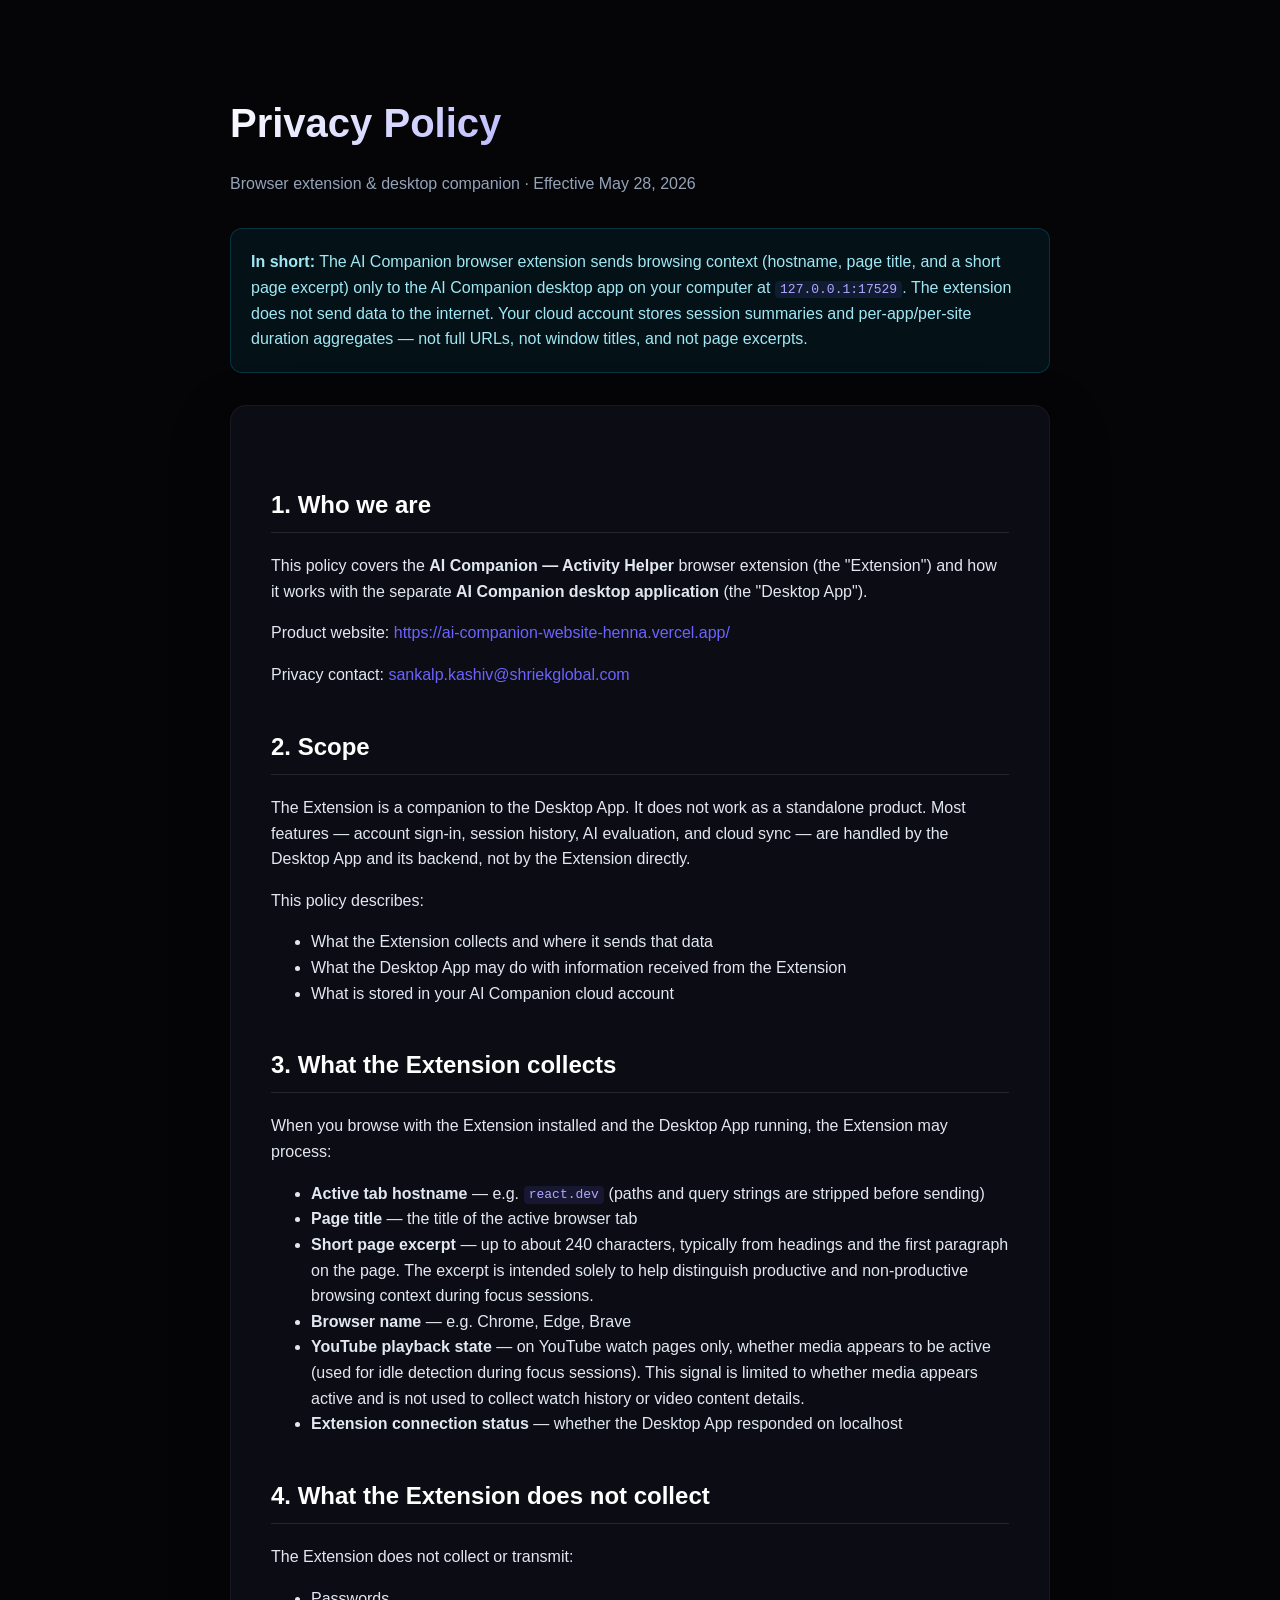
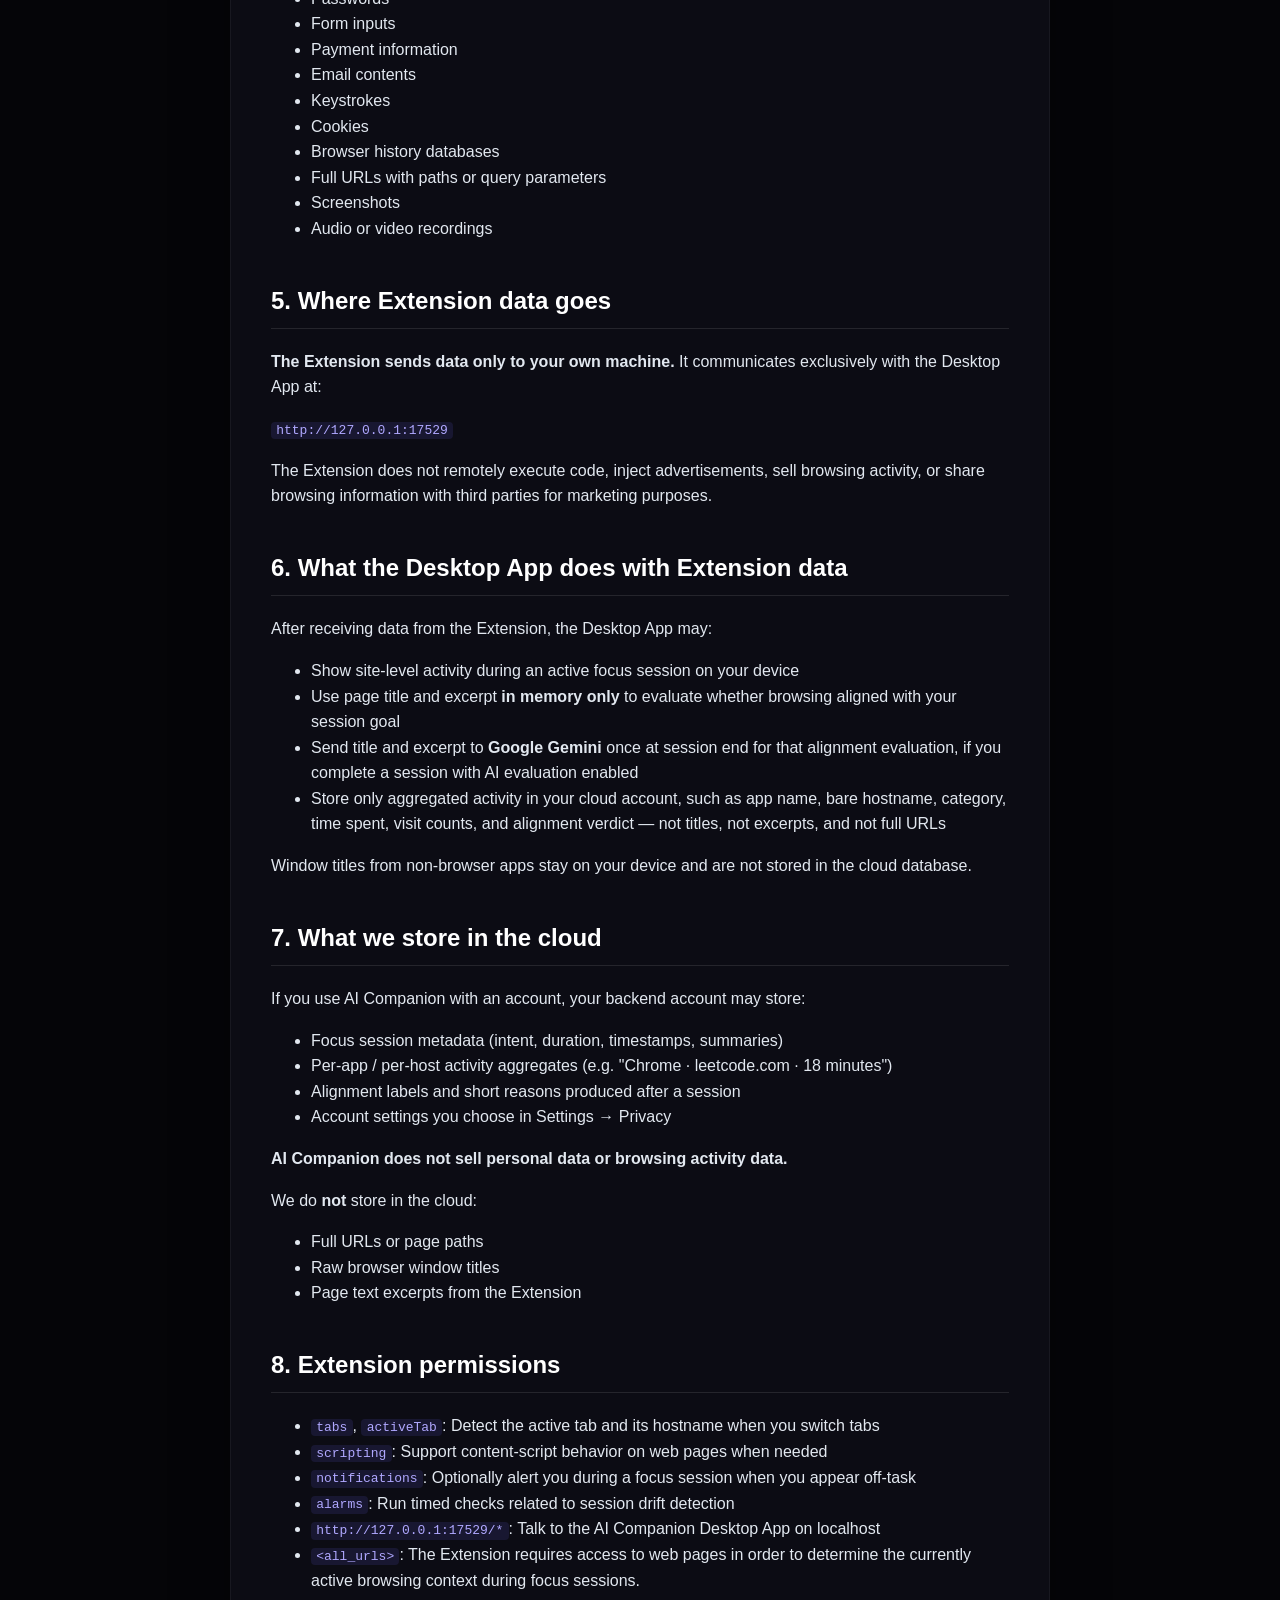
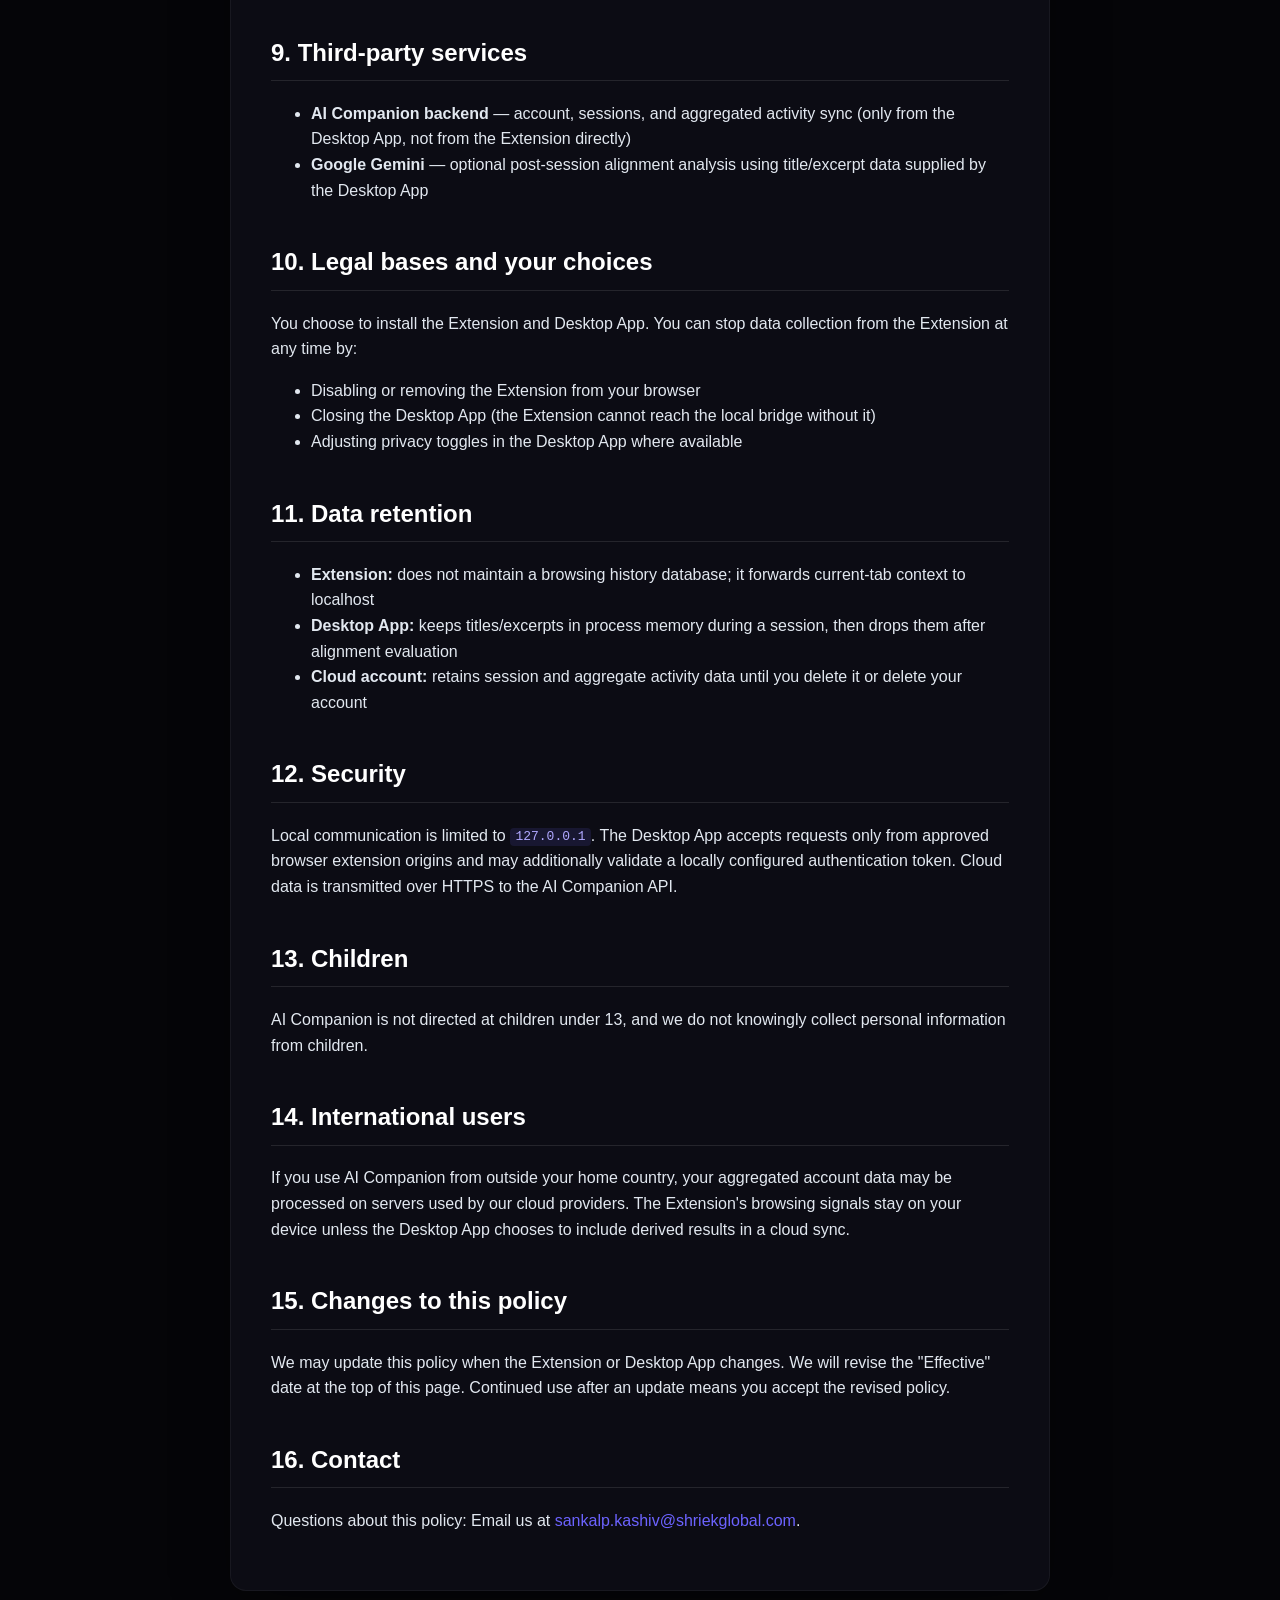
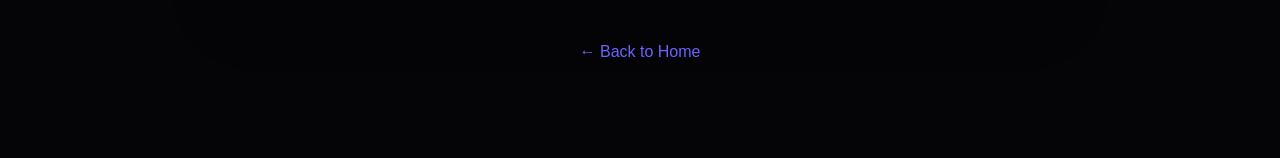
<file: privacy-policy.html>
<!DOCTYPE html>
<html lang="en">
<head>
  <meta charset="UTF-8">
  <meta name="viewport" content="width=device-width, initial-scale=1.0">
  <title>Privacy Policy - AI Companion</title>
  <style>
    body {
      font-family: -apple-system, BlinkMacSystemFont, 'Segoe UI', Roboto, Helvetica, Arial, sans-serif;
      background: #050508;
      color: #e2e8f0;
      line-height: 1.6;
      margin: 0;
      padding: 0;
    }
    .wrap {
      max-width: 820px;
      margin: 0 auto;
      padding: 4rem 2rem 6rem;
    }
    a { color: #6c63ff; text-decoration: none; }
    a:hover { color: #00d4ff; }
    h1 {
      font-size: 2.5rem;
      background: linear-gradient(135deg, #ffffff 0%, #a5a5ff 50%, #00d4ff 100%);
      -webkit-background-clip: text;
      -webkit-text-fill-color: transparent;
      margin-bottom: 0.5rem;
    }
    h2 {
      color: #ffffff;
      margin-top: 2.5rem;
      border-bottom: 1px solid rgba(255,255,255,0.1);
      padding-bottom: 0.5rem;
    }
    .summary {
      background: rgba(0, 212, 255, 0.06);
      border: 1px solid rgba(0, 212, 255, 0.18);
      color: #a0e8f5;
      padding: 1.25rem;
      border-radius: 12px;
      margin: 2rem 0;
    }
    .card {
      background: #0c0c14;
      border: 1px solid rgba(255,255,255,0.05);
      border-radius: 16px;
      padding: 2.5rem;
      box-shadow: 0 20px 60px rgba(0,0,0,0.3);
    }
    code {
      background: rgba(108, 99, 255, 0.12);
      color: #b0a8ff;
      padding: 0.1em 0.4em;
      border-radius: 4px;
      font-family: monospace;
    }
  </style>
</head>
<body>
  <div class="wrap">
    <header>
      <h1>Privacy Policy</h1>
      <p style="color: #94a3b8;">Browser extension & desktop companion · Effective May 28, 2026</p>
    </header>

    <div class="summary">
      <strong>In short:</strong> The AI Companion browser extension sends browsing context
      (hostname, page title, and a short page excerpt) only to the AI Companion desktop app on
      your computer at <code>127.0.0.1:17529</code>. The extension does not send data to the
      internet. Your cloud account stores session summaries and per-app/per-site duration
      aggregates — not full URLs, not window titles, and not page excerpts.
    </div>

    <main class="card">
      <h2>1. Who we are</h2>
      <p>This policy covers the <strong>AI Companion — Activity Helper</strong> browser extension (the "Extension") and how it works with the separate <strong>AI Companion desktop application</strong> (the "Desktop App").</p>
      <p>Product website: <a href="https://ai-companion-website-henna.vercel.app/">https://ai-companion-website-henna.vercel.app/</a></p>
      <p>Privacy contact: <a href="mailto:sankalp.kashiv@shriekglobal.com">sankalp.kashiv@shriekglobal.com</a></p>

      <h2>2. Scope</h2>
      <p>The Extension is a companion to the Desktop App. It does not work as a standalone product. Most features — account sign-in, session history, AI evaluation, and cloud sync — are handled by the Desktop App and its backend, not by the Extension directly.</p>
      <p>This policy describes:</p>
      <ul>
        <li>What the Extension collects and where it sends that data</li>
        <li>What the Desktop App may do with information received from the Extension</li>
        <li>What is stored in your AI Companion cloud account</li>
      </ul>

      <h2>3. What the Extension collects</h2>
      <p>When you browse with the Extension installed and the Desktop App running, the Extension may process:</p>
      <ul>
        <li><strong>Active tab hostname</strong> — e.g. <code>react.dev</code> (paths and query strings are stripped before sending)</li>
        <li><strong>Page title</strong> — the title of the active browser tab</li>
        <li><strong>Short page excerpt</strong> — up to about 240 characters, typically from headings and the first paragraph on the page. The excerpt is intended solely to help distinguish productive and non-productive browsing context during focus sessions.</li>
        <li><strong>Browser name</strong> — e.g. Chrome, Edge, Brave</li>
        <li><strong>YouTube playback state</strong> — on YouTube watch pages only, whether media appears to be active (used for idle detection during focus sessions). This signal is limited to whether media appears active and is not used to collect watch history or video content details.</li>
        <li><strong>Extension connection status</strong> — whether the Desktop App responded on localhost</li>
      </ul>

      <h2>4. What the Extension does not collect</h2>
      <p>The Extension does not collect or transmit:</p>
      <ul>
        <li>Passwords</li>
        <li>Form inputs</li>
        <li>Payment information</li>
        <li>Email contents</li>
        <li>Keystrokes</li>
        <li>Cookies</li>
        <li>Browser history databases</li>
        <li>Full URLs with paths or query parameters</li>
        <li>Screenshots</li>
        <li>Audio or video recordings</li>
      </ul>

      <h2>5. Where Extension data goes</h2>
      <p><strong>The Extension sends data only to your own machine.</strong> It communicates exclusively with the Desktop App at:</p>
      <p><code>http://127.0.0.1:17529</code></p>
      <p>The Extension does not remotely execute code, inject advertisements, sell browsing activity, or share browsing information with third parties for marketing purposes.</p>

      <h2>6. What the Desktop App does with Extension data</h2>
      <p>After receiving data from the Extension, the Desktop App may:</p>
      <ul>
        <li>Show site-level activity during an active focus session on your device</li>
        <li>Use page title and excerpt <strong>in memory only</strong> to evaluate whether browsing aligned with your session goal</li>
        <li>Send title and excerpt to <strong>Google Gemini</strong> once at session end for that alignment evaluation, if you complete a session with AI evaluation enabled</li>
        <li>Store only aggregated activity in your cloud account, such as app name, bare hostname, category, time spent, visit counts, and alignment verdict — not titles, not excerpts, and not full URLs</li>
      </ul>
      <p>Window titles from non-browser apps stay on your device and are not stored in the cloud database.</p>

      <h2>7. What we store in the cloud</h2>
      <p>If you use AI Companion with an account, your backend account may store:</p>
      <ul>
        <li>Focus session metadata (intent, duration, timestamps, summaries)</li>
        <li>Per-app / per-host activity aggregates (e.g. "Chrome · leetcode.com · 18 minutes")</li>
        <li>Alignment labels and short reasons produced after a session</li>
        <li>Account settings you choose in Settings → Privacy</li>
      </ul>
      <p><strong>AI Companion does not sell personal data or browsing activity data.</strong></p>
      <p>We do <strong>not</strong> store in the cloud:</p>
      <ul>
        <li>Full URLs or page paths</li>
        <li>Raw browser window titles</li>
        <li>Page text excerpts from the Extension</li>
      </ul>

      <h2>8. Extension permissions</h2>
      <ul>
        <li><code>tabs</code>, <code>activeTab</code>: Detect the active tab and its hostname when you switch tabs</li>
        <li><code>scripting</code>: Support content-script behavior on web pages when needed</li>

        <li><code>notifications</code>: Optionally alert you during a focus session when you appear off-task</li>
        <li><code>alarms</code>: Run timed checks related to session drift detection</li>
        <li><code>http://127.0.0.1:17529/*</code>: Talk to the AI Companion Desktop App on localhost</li>
        <li><code>&lt;all_urls&gt;</code>: The Extension requires access to web pages in order to determine the currently active browsing context during focus sessions.</li>
      </ul>

      <h2>9. Third-party services</h2>
      <ul>
        <li><strong>AI Companion backend</strong> — account, sessions, and aggregated activity sync (only from the Desktop App, not from the Extension directly)</li>
        <li><strong>Google Gemini</strong> — optional post-session alignment analysis using title/excerpt data supplied by the Desktop App</li>
      </ul>

      <h2>10. Legal bases and your choices</h2>
      <p>You choose to install the Extension and Desktop App. You can stop data collection from the Extension at any time by:</p>
      <ul>
        <li>Disabling or removing the Extension from your browser</li>
        <li>Closing the Desktop App (the Extension cannot reach the local bridge without it)</li>
        <li>Adjusting privacy toggles in the Desktop App where available</li>
      </ul>

      <h2>11. Data retention</h2>
      <ul>
        <li><strong>Extension:</strong> does not maintain a browsing history database; it forwards current-tab context to localhost</li>
        <li><strong>Desktop App:</strong> keeps titles/excerpts in process memory during a session, then drops them after alignment evaluation</li>
        <li><strong>Cloud account:</strong> retains session and aggregate activity data until you delete it or delete your account</li>
      </ul>

      <h2>12. Security</h2>
      <p>Local communication is limited to <code>127.0.0.1</code>. The Desktop App accepts requests only from approved browser extension origins and may additionally validate a locally configured authentication token. Cloud data is transmitted over HTTPS to the AI Companion API.</p>

      <h2>13. Children</h2>
      <p>AI Companion is not directed at children under 13, and we do not knowingly collect personal information from children.</p>

      <h2>14. International users</h2>
      <p>If you use AI Companion from outside your home country, your aggregated account data may be processed on servers used by our cloud providers. The Extension's browsing signals stay on your device unless the Desktop App chooses to include derived results in a cloud sync.</p>

      <h2>15. Changes to this policy</h2>
      <p>We may update this policy when the Extension or Desktop App changes. We will revise the "Effective" date at the top of this page. Continued use after an update means you accept the revised policy.</p>

      <h2>16. Contact</h2>
      <p>Questions about this policy: Email us at <a href="mailto:sankalp.kashiv@shriekglobal.com">sankalp.kashiv@shriekglobal.com</a>.</p>
    </main>

    <footer style="margin-top: 3rem; text-align: center;">
      <a href="/">&larr; Back to Home</a>
    </footer>
  </div>
</body>
</html>
</file>
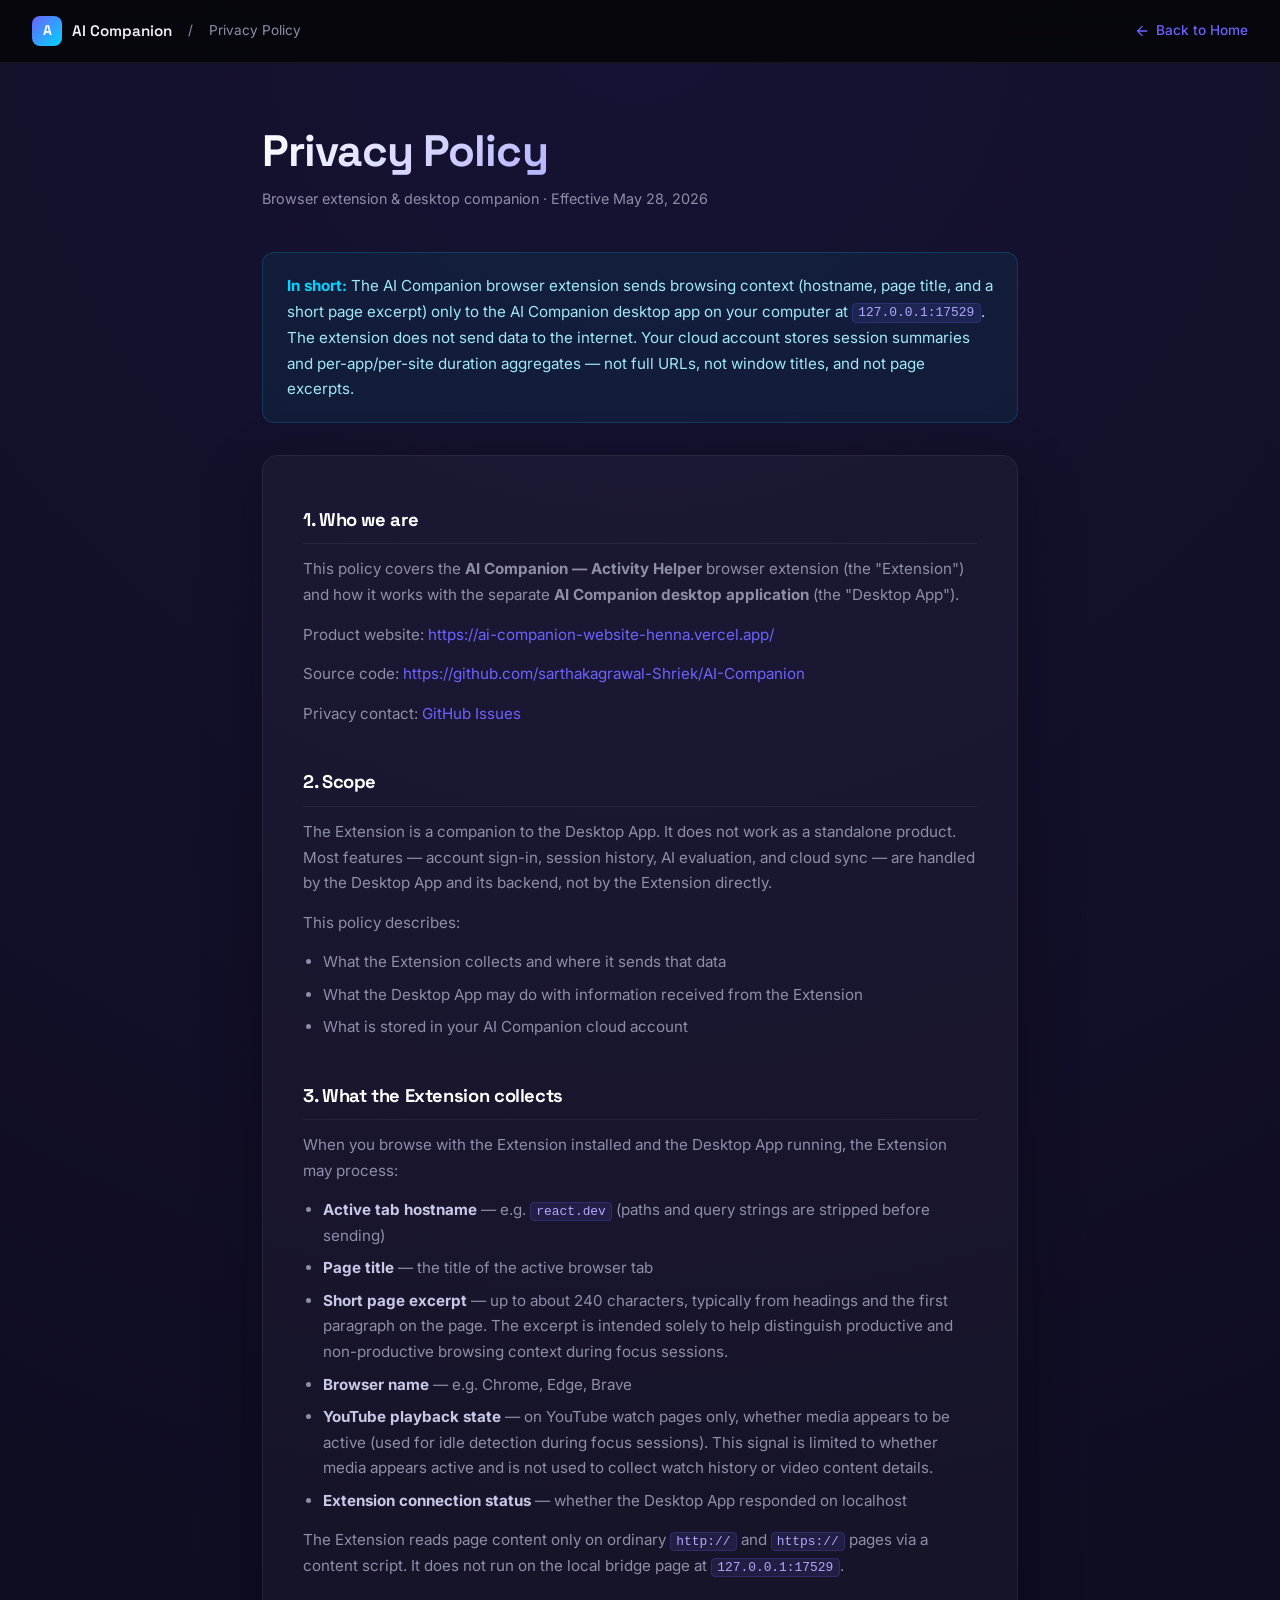
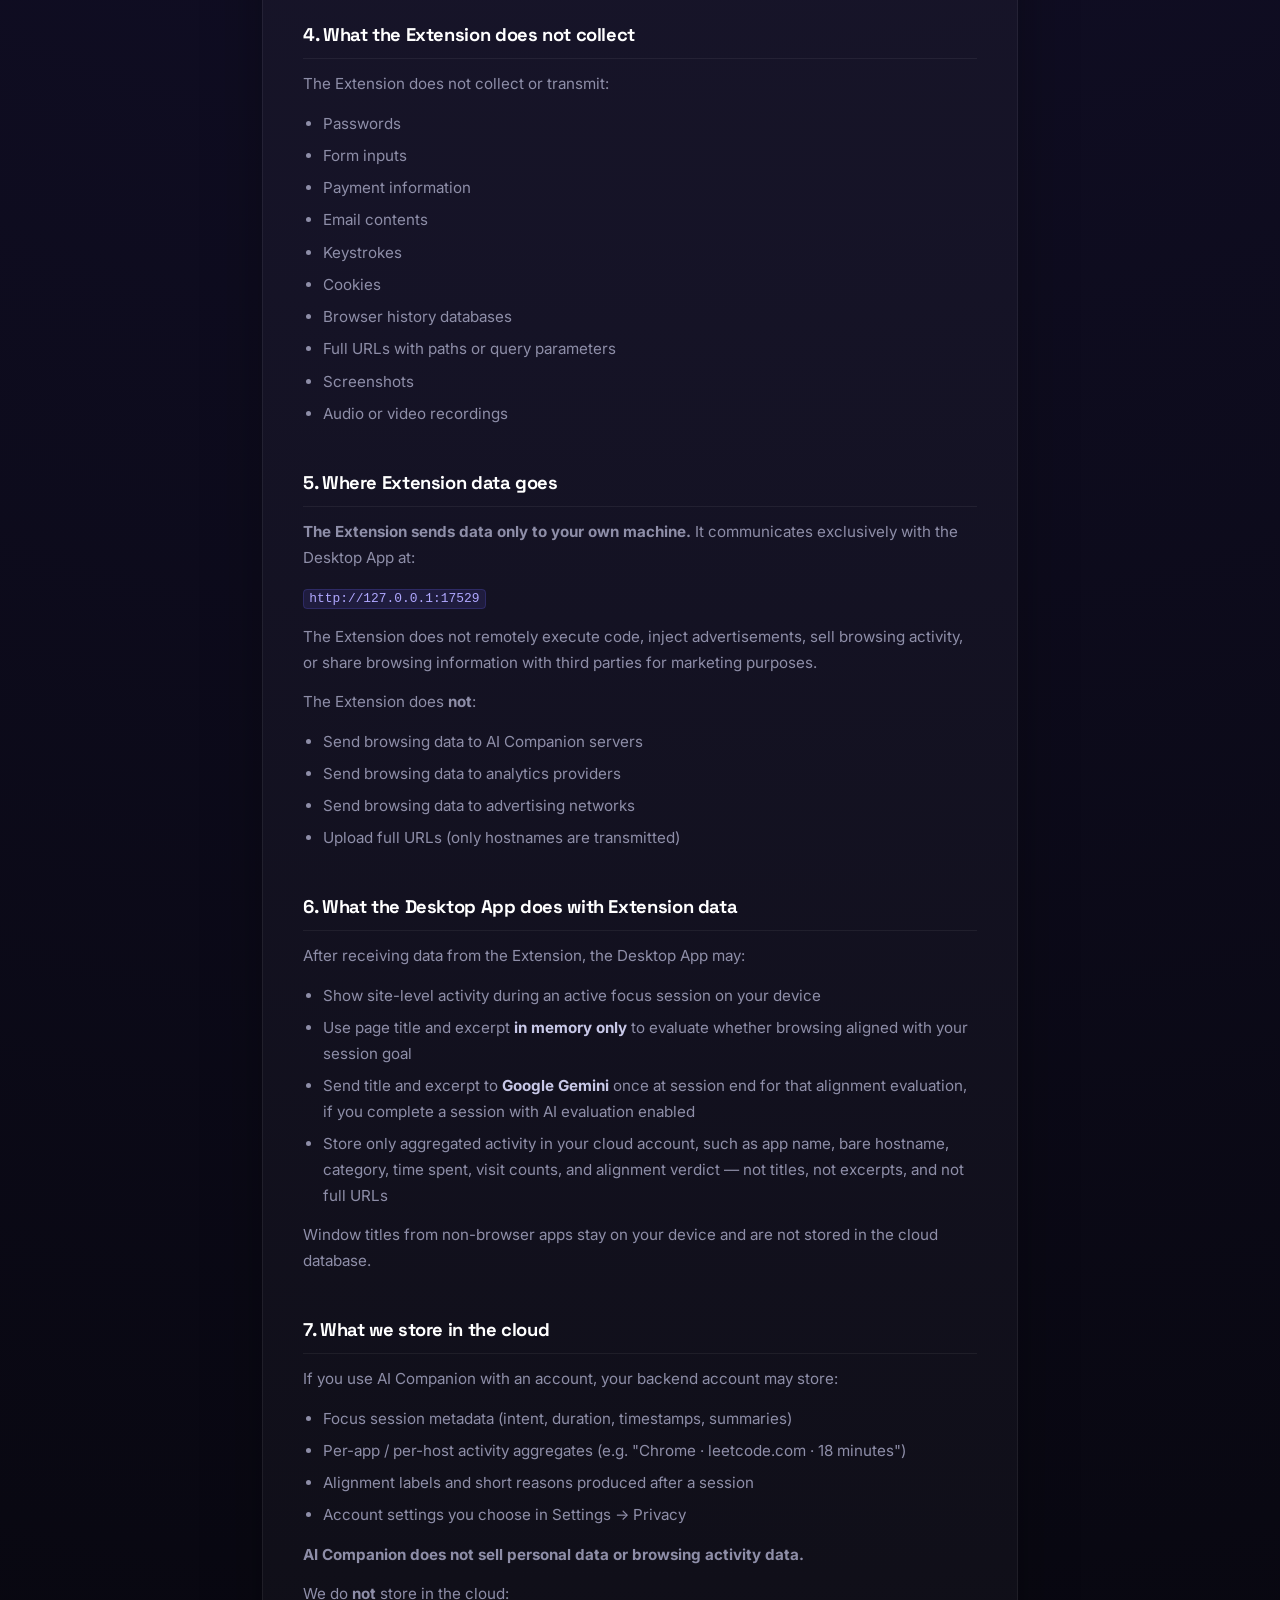
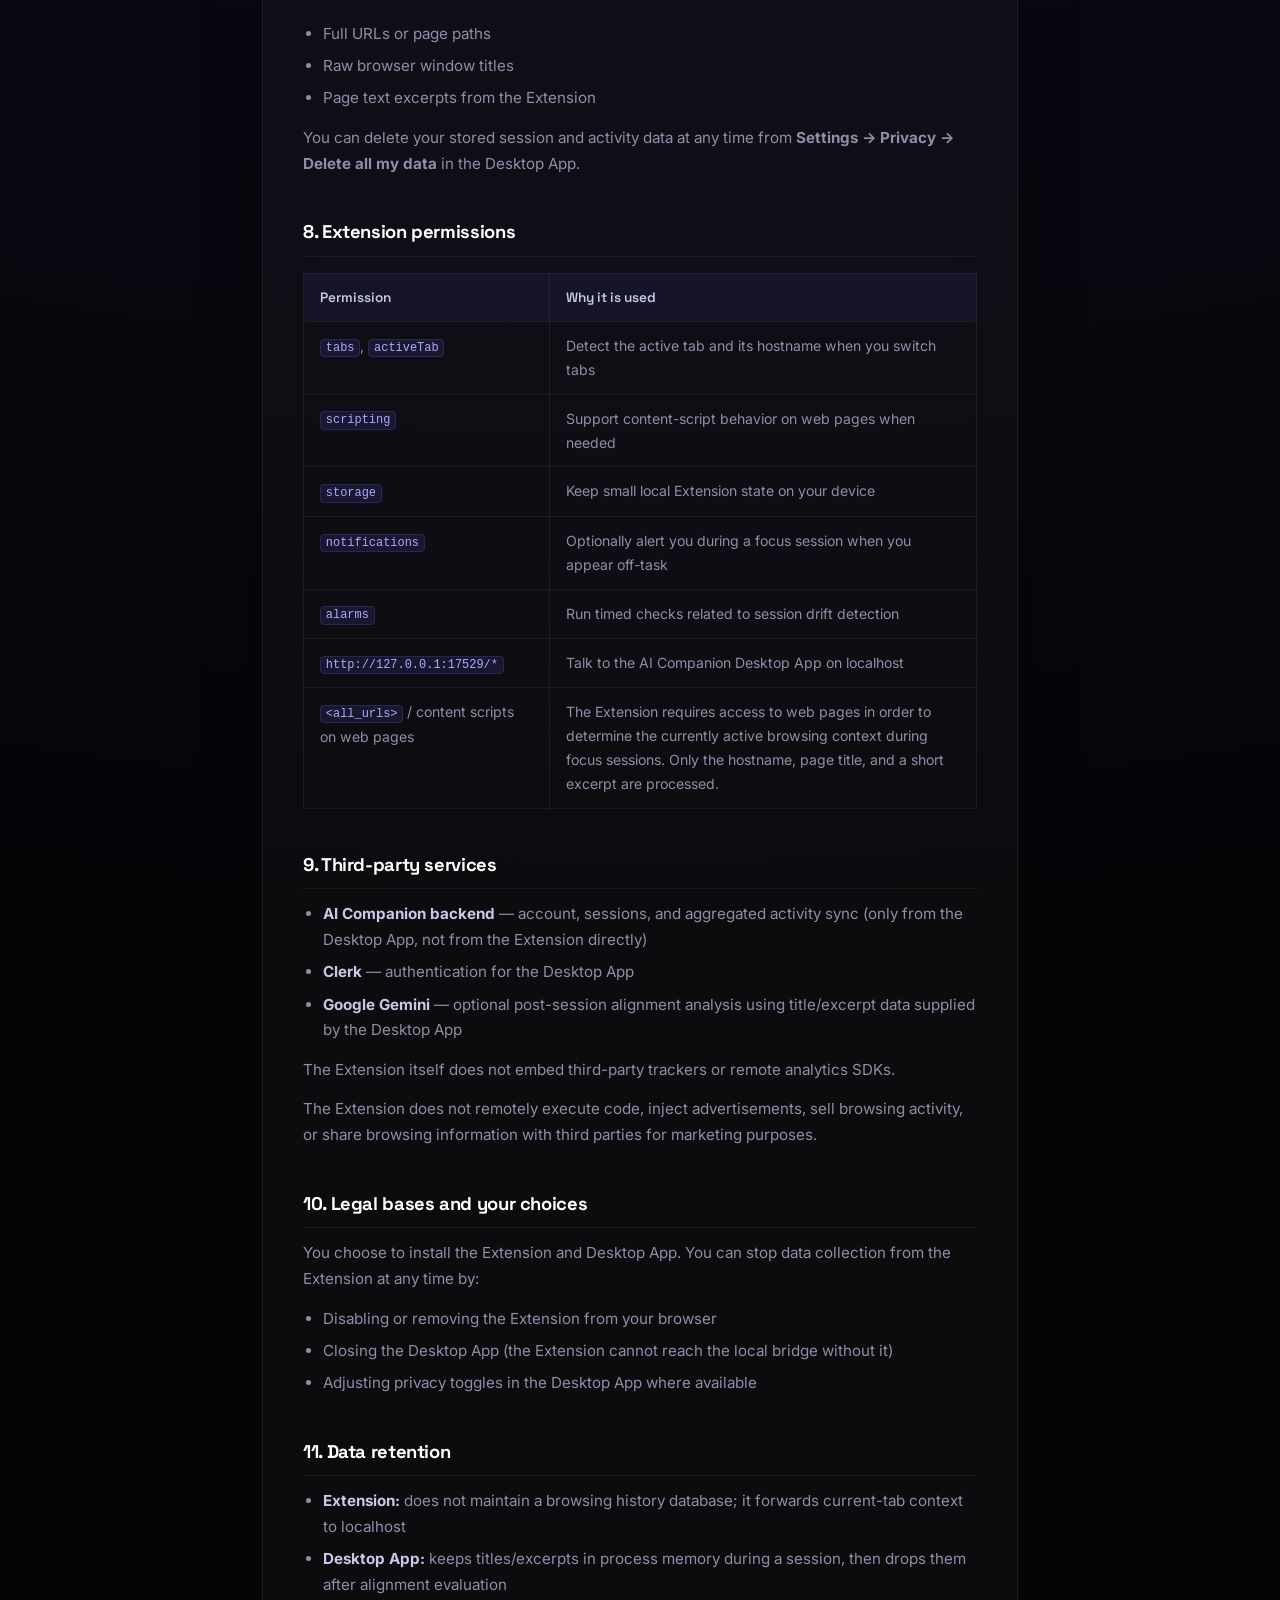
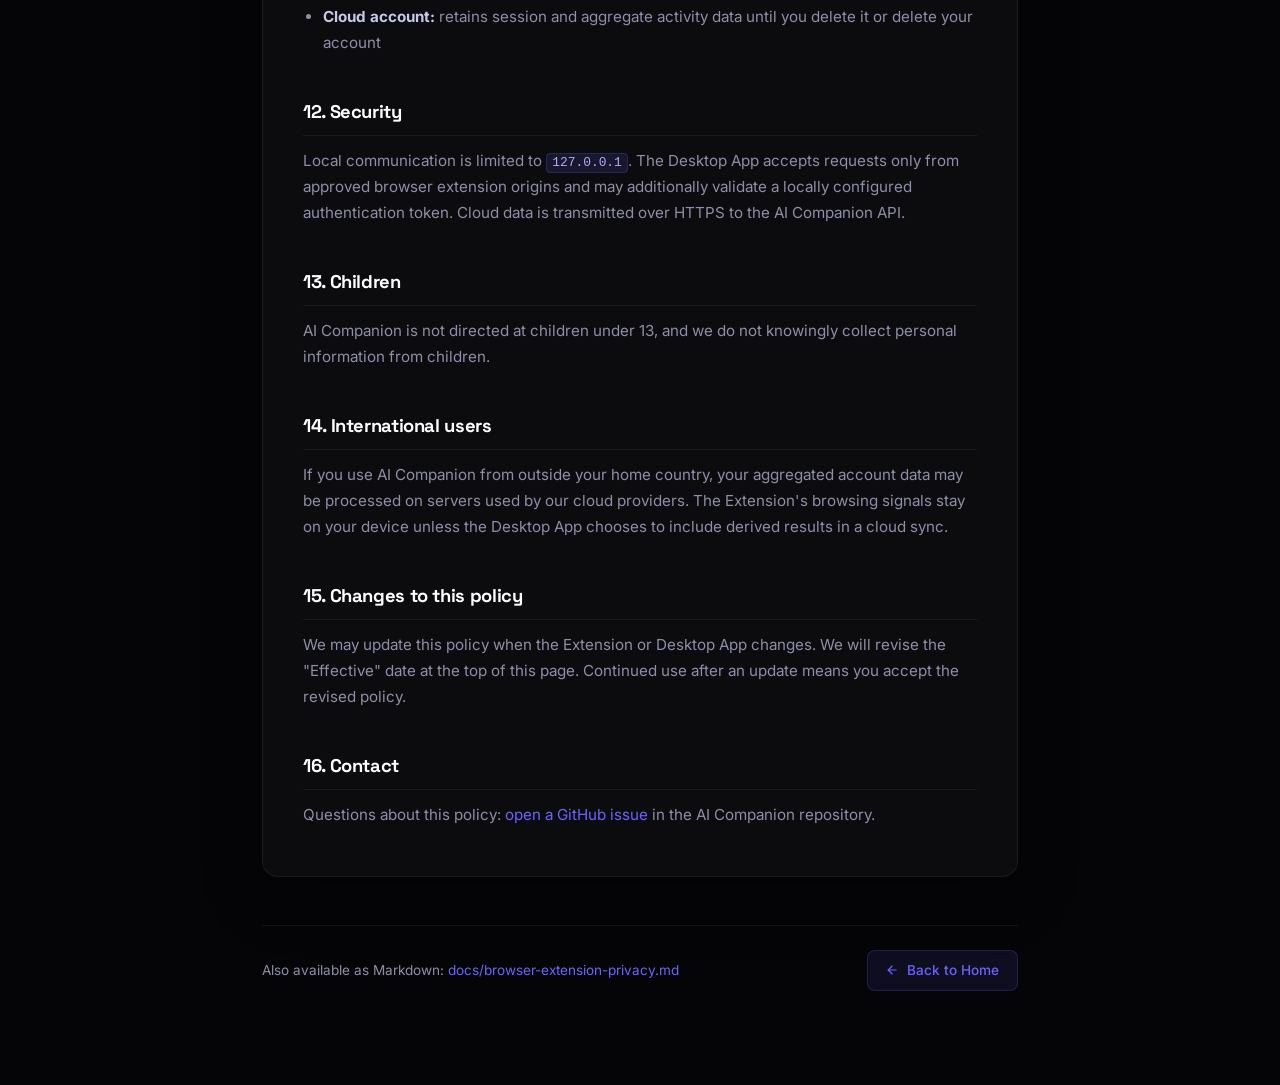
<file: privacy.html>
<!DOCTYPE html>
<html lang="en">
<head>
  <meta charset="UTF-8">
  <meta name="viewport" content="width=device-width, initial-scale=1.0">
  <title>Privacy Policy — AI Companion</title>
  <meta name="description" content="Privacy policy for the AI Companion browser extension and its connection to the AI Companion desktop app.">

  <!-- Fonts -->
  <link rel="preconnect" href="https://fonts.googleapis.com">
  <link rel="preconnect" href="https://fonts.gstatic.com" crossorigin>
  <link href="https://fonts.googleapis.com/css2?family=Inter:wght@300;400;500;600;700&family=Space+Grotesk:wght@400;500;600;700&display=swap" rel="stylesheet">

  <style>
    :root {
      --bg: #050508;
      --bg-gradient: radial-gradient(circle at 50% 0%, #161233 0%, #050508 70%);
      --accent: #6c63ff;
      --cyan: #00d4ff;
      --text: #f0f0f5;
      --muted: #8e8ea8;
      --card-bg: rgba(255, 255, 255, 0.03);
      --card-border: rgba(255, 255, 255, 0.06);
      --card-hover-border: rgba(108, 99, 255, 0.3);
      --radius-card: 16px;
      --glow: rgba(108, 99, 255, 0.15);
    }

    * {
      margin: 0;
      padding: 0;
      box-sizing: border-box;
    }

    body {
      font-family: 'Inter', sans-serif;
      background-color: var(--bg);
      background-image: var(--bg-gradient);
      color: var(--text);
      line-height: 1.7;
      -webkit-font-smoothing: antialiased;
      min-height: 100vh;
    }

    h1, h2, h3, h4 {
      font-family: 'Space Grotesk', sans-serif;
      font-weight: 700;
      letter-spacing: -0.02em;
    }

    /* Custom Scrollbar */
    ::-webkit-scrollbar { width: 8px; }
    ::-webkit-scrollbar-track { background: var(--bg); }
    ::-webkit-scrollbar-thumb { background: rgba(255,255,255,0.1); border-radius: 4px; }
    ::-webkit-scrollbar-thumb:hover { background: var(--accent); }

    /* Top Navigation */
    .top-nav {
      position: sticky;
      top: 0;
      z-index: 100;
      background: rgba(5, 5, 8, 0.85);
      backdrop-filter: blur(20px);
      -webkit-backdrop-filter: blur(20px);
      border-bottom: 1px solid var(--card-border);
      padding: 1rem 2rem;
      display: flex;
      align-items: center;
      gap: 1rem;
    }

    .nav-brand {
      display: flex;
      align-items: center;
      gap: 0.6rem;
      text-decoration: none;
    }

    .nav-brand-mark {
      width: 30px;
      height: 30px;
      border-radius: 8px;
      background: linear-gradient(135deg, var(--accent), var(--cyan));
      display: grid;
      place-items: center;
      font-family: 'Space Grotesk', sans-serif;
      font-weight: 700;
      font-size: 14px;
      color: #fff;
    }

    .nav-brand-name {
      font-family: 'Space Grotesk', sans-serif;
      font-weight: 600;
      font-size: 0.95rem;
      color: var(--text);
    }

    .nav-sep {
      color: var(--muted);
      font-size: 0.85rem;
    }

    .nav-page {
      color: var(--muted);
      font-size: 0.85rem;
    }

    .nav-back {
      margin-left: auto;
      color: var(--accent);
      text-decoration: none;
      font-size: 0.85rem;
      font-weight: 500;
      display: flex;
      align-items: center;
      gap: 0.4rem;
      transition: color 0.2s ease;
    }

    .nav-back:hover {
      color: var(--cyan);
    }

    /* Page Wrapper */
    .wrap {
      max-width: 820px;
      margin: 0 auto;
      padding: 4rem 2rem 6rem;
    }

    /* Page Header */
    .page-header {
      margin-bottom: 2.5rem;
    }

    .page-header h1 {
      font-size: clamp(2rem, 5vw, 2.75rem);
      line-height: 1.1;
      background: linear-gradient(135deg, #ffffff 0%, #a5a5ff 50%, #00d4ff 100%);
      -webkit-background-clip: text;
      -webkit-text-fill-color: transparent;
      margin-bottom: 0.75rem;
    }

    .page-meta {
      color: var(--muted);
      font-size: 0.9rem;
    }

    /* Summary Banner */
    .summary {
      margin: 2rem 0;
      padding: 1.25rem 1.5rem;
      border-radius: 12px;
      background: rgba(0, 212, 255, 0.06);
      border: 1px solid rgba(0, 212, 255, 0.18);
      color: #a0e8f5;
      font-size: 0.95rem;
      line-height: 1.7;
    }

    .summary strong {
      color: var(--cyan);
    }

    /* Main Card */
    .policy-card {
      background: var(--card-bg);
      border: 1px solid var(--card-border);
      border-radius: var(--radius-card);
      padding: 3rem 2.5rem;
      box-shadow: 0 20px 60px rgba(0, 0, 0, 0.3);
    }

    /* Section Headings */
    h2 {
      font-size: 1.15rem;
      color: #ffffff;
      margin: 2.5rem 0 0.75rem;
      padding-bottom: 0.5rem;
      border-bottom: 1px solid var(--card-border);
    }

    h2:first-child {
      margin-top: 0;
    }

    p {
      color: var(--muted);
      margin-bottom: 0.85rem;
      font-size: 0.95rem;
    }

    p:last-child {
      margin-bottom: 0;
    }

    /* Lists */
    ul {
      padding-left: 1.25rem;
      margin-bottom: 0.85rem;
    }

    li {
      color: var(--muted);
      font-size: 0.95rem;
      margin-bottom: 0.4rem;
    }

    li strong {
      color: #c8c8e8;
    }

    /* Table */
    table {
      width: 100%;
      border-collapse: collapse;
      margin: 1rem 0 0.5rem;
      font-size: 0.88rem;
    }

    th, td {
      border: 1px solid var(--card-border);
      padding: 0.75rem 1rem;
      text-align: left;
      vertical-align: top;
    }

    th {
      background: rgba(108, 99, 255, 0.08);
      color: #c8c8e8;
      font-family: 'Space Grotesk', sans-serif;
      font-weight: 600;
      font-size: 0.85rem;
    }

    td {
      color: var(--muted);
    }

    tr:hover td {
      background: rgba(255, 255, 255, 0.02);
    }

    /* Links */
    a {
      color: var(--accent);
      text-decoration: none;
      transition: color 0.2s ease;
    }

    a:hover {
      color: var(--cyan);
    }

    /* Inline code */
    code {
      font-family: ui-monospace, SFMono-Regular, Menlo, Consolas, monospace;
      font-size: 0.85em;
      background: rgba(108, 99, 255, 0.12);
      color: #b0a8ff;
      padding: 0.1em 0.4em;
      border-radius: 4px;
      border: 1px solid rgba(108, 99, 255, 0.2);
    }

    /* Page Footer */
    .page-footer {
      margin-top: 3rem;
      padding-top: 1.5rem;
      border-top: 1px solid var(--card-border);
      font-size: 0.85rem;
      color: var(--muted);
      display: flex;
      align-items: center;
      justify-content: space-between;
      flex-wrap: wrap;
      gap: 0.75rem;
    }

    .page-footer a {
      color: var(--accent);
    }

    .back-home-btn {
      display: inline-flex;
      align-items: center;
      gap: 0.5rem;
      background: rgba(108, 99, 255, 0.1);
      border: 1px solid rgba(108, 99, 255, 0.2);
      color: var(--accent);
      padding: 0.5rem 1.1rem;
      border-radius: 8px;
      font-size: 0.85rem;
      font-weight: 500;
      text-decoration: none;
      transition: all 0.25s ease;
    }

    .back-home-btn:hover {
      background: rgba(108, 99, 255, 0.2);
      border-color: var(--accent);
      color: #fff;
    }

    /* Responsive */
    @media (max-width: 640px) {
      .policy-card {
        padding: 2rem 1.25rem;
      }
      .wrap {
        padding: 2.5rem 1rem 4rem;
      }
      .top-nav {
        padding: 0.75rem 1rem;
      }
    }
  </style>
</head>
<body>

  <!-- Top Navigation Bar -->
  <nav class="top-nav">
    <a href="index.html" class="nav-brand">
      <div class="nav-brand-mark">A</div>
      <span class="nav-brand-name">AI Companion</span>
    </a>
    <span class="nav-sep">/</span>
    <span class="nav-page">Privacy Policy</span>
    <a href="index.html" class="nav-back">
      <svg width="16" height="16" viewBox="0 0 24 24" fill="currentColor"><path d="M20 11H7.83l5.59-5.59L12 4l-8 8 8 8 1.41-1.41L7.83 13H20v-2z"/></svg>
      Back to Home
    </a>
  </nav>

  <div class="wrap">

    <!-- Page Header -->
    <header class="page-header">
      <h1>Privacy Policy</h1>
      <p class="page-meta">Browser extension &amp; desktop companion · Effective May 28, 2026</p>
    </header>

    <!-- Summary Banner -->
    <div class="summary">
      <strong>In short:</strong> The AI Companion browser extension sends browsing context
      (hostname, page title, and a short page excerpt) only to the AI Companion desktop app on
      your computer at <code>127.0.0.1:17529</code>. The extension does not send data to the
      internet. Your cloud account stores session summaries and per-app/per-site duration
      aggregates — not full URLs, not window titles, and not page excerpts.
    </div>

    <!-- Policy Content Card -->
    <main class="policy-card">

      <h2>1. Who we are</h2>
      <p>
        This policy covers the <strong>AI Companion — Activity Helper</strong> browser
        extension (the "Extension") and how it works with the separate
        <strong>AI Companion desktop application</strong> (the "Desktop App").
      </p>
      <p>
        Product website:
        <a href="https://ai-companion-website-henna.vercel.app/">https://ai-companion-website-henna.vercel.app/</a>
      </p>
      <p>
        Source code:
        <a href="https://github.com/sarthakagrawal-Shriek/AI-Companion">https://github.com/sarthakagrawal-Shriek/AI-Companion</a>
      </p>
      <p>
        Privacy contact:
        <a href="https://github.com/sarthakagrawal-Shriek/AI-Companion/issues">GitHub Issues</a>
      </p>

      <h2>2. Scope</h2>
      <p>
        The Extension is a companion to the Desktop App. It does not work as a standalone
        product. Most features — account sign-in, session history, AI evaluation, and cloud sync
        — are handled by the Desktop App and its backend, not by the Extension directly.
      </p>
      <p>This policy describes:</p>
      <ul>
        <li>What the Extension collects and where it sends that data</li>
        <li>What the Desktop App may do with information received from the Extension</li>
        <li>What is stored in your AI Companion cloud account</li>
      </ul>

      <h2>3. What the Extension collects</h2>
      <p>When you browse with the Extension installed and the Desktop App running, the Extension may process:</p>
      <ul>
        <li><strong>Active tab hostname</strong> — e.g. <code>react.dev</code> (paths and query strings are stripped before sending)</li>
        <li><strong>Page title</strong> — the title of the active browser tab</li>
        <li><strong>Short page excerpt</strong> — up to about 240 characters, typically from headings and the first paragraph on the page. The excerpt is intended solely to help distinguish productive and non-productive browsing context during focus sessions.</li>
        <li><strong>Browser name</strong> — e.g. Chrome, Edge, Brave</li>
        <li><strong>YouTube playback state</strong> — on YouTube watch pages only, whether media appears to be active (used for idle detection during focus sessions). This signal is limited to whether media appears active and is not used to collect watch history or video content details.</li>
        <li><strong>Extension connection status</strong> — whether the Desktop App responded on localhost</li>
      </ul>
      <p>The Extension reads page content only on ordinary <code>http://</code> and <code>https://</code> pages via a content script. It does not run on the local bridge page at <code>127.0.0.1:17529</code>.</p>

      <h2>4. What the Extension does not collect</h2>
      <p>The Extension does not collect or transmit:</p>
      <ul>
        <li>Passwords</li>
        <li>Form inputs</li>
        <li>Payment information</li>
        <li>Email contents</li>
        <li>Keystrokes</li>
        <li>Cookies</li>
        <li>Browser history databases</li>
        <li>Full URLs with paths or query parameters</li>
        <li>Screenshots</li>
        <li>Audio or video recordings</li>
      </ul>

      <h2>5. Where Extension data goes</h2>
      <p><strong>The Extension sends data only to your own machine.</strong> It communicates exclusively with the Desktop App at:</p>
      <p><code>http://127.0.0.1:17529</code></p>
      <p>
        The Extension does not remotely execute code, inject advertisements, sell browsing activity,
        or share browsing information with third parties for marketing purposes.
      </p>
      <p>The Extension does <strong>not</strong>:</p>
      <ul>
        <li>Send browsing data to AI Companion servers</li>
        <li>Send browsing data to analytics providers</li>
        <li>Send browsing data to advertising networks</li>
        <li>Upload full URLs (only hostnames are transmitted)</li>
      </ul>

      <h2>6. What the Desktop App does with Extension data</h2>
      <p>After receiving data from the Extension, the Desktop App may:</p>
      <ul>
        <li>Show site-level activity during an active focus session on your device</li>
        <li>Use page title and excerpt <strong>in memory only</strong> to evaluate whether browsing aligned with your session goal</li>
        <li>Send title and excerpt to <strong>Google Gemini</strong> once at session end for that alignment evaluation, if you complete a session with AI evaluation enabled</li>
        <li>Store only aggregated activity in your cloud account, such as app name, bare hostname, category, time spent, visit counts, and alignment verdict — not titles, not excerpts, and not full URLs</li>
      </ul>
      <p>Window titles from non-browser apps stay on your device and are not stored in the cloud database.</p>

      <h2>7. What we store in the cloud</h2>
      <p>If you use AI Companion with an account, your backend account may store:</p>
      <ul>
        <li>Focus session metadata (intent, duration, timestamps, summaries)</li>
        <li>Per-app / per-host activity aggregates (e.g. "Chrome · leetcode.com · 18 minutes")</li>
        <li>Alignment labels and short reasons produced after a session</li>
        <li>Account settings you choose in Settings → Privacy</li>
      </ul>
      <p><strong>AI Companion does not sell personal data or browsing activity data.</strong></p>
      <p>We do <strong>not</strong> store in the cloud:</p>
      <ul>
        <li>Full URLs or page paths</li>
        <li>Raw browser window titles</li>
        <li>Page text excerpts from the Extension</li>
      </ul>
      <p>You can delete your stored session and activity data at any time from <strong>Settings → Privacy → Delete all my data</strong> in the Desktop App.</p>

      <h2>8. Extension permissions</h2>
      <table>
        <thead>
          <tr>
            <th>Permission</th>
            <th>Why it is used</th>
          </tr>
        </thead>
        <tbody>
          <tr>
            <td><code>tabs</code>, <code>activeTab</code></td>
            <td>Detect the active tab and its hostname when you switch tabs</td>
          </tr>
          <tr>
            <td><code>scripting</code></td>
            <td>Support content-script behavior on web pages when needed</td>
          </tr>
          <tr>
            <td><code>storage</code></td>
            <td>Keep small local Extension state on your device</td>
          </tr>
          <tr>
            <td><code>notifications</code></td>
            <td>Optionally alert you during a focus session when you appear off-task</td>
          </tr>
          <tr>
            <td><code>alarms</code></td>
            <td>Run timed checks related to session drift detection</td>
          </tr>
          <tr>
            <td><code>http://127.0.0.1:17529/*</code></td>
            <td>Talk to the AI Companion Desktop App on localhost</td>
          </tr>
          <tr>
            <td><code>&lt;all_urls&gt;</code> / content scripts on web pages</td>
            <td>The Extension requires access to web pages in order to determine the currently active browsing context during focus sessions. Only the hostname, page title, and a short excerpt are processed.</td>
          </tr>
        </tbody>
      </table>

      <h2>9. Third-party services</h2>
      <ul>
        <li><strong>AI Companion backend</strong> — account, sessions, and aggregated activity sync (only from the Desktop App, not from the Extension directly)</li>
        <li><strong>Clerk</strong> — authentication for the Desktop App</li>
        <li><strong>Google Gemini</strong> — optional post-session alignment analysis using title/excerpt data supplied by the Desktop App</li>
      </ul>
      <p>The Extension itself does not embed third-party trackers or remote analytics SDKs.</p>
      <p>
        The Extension does not remotely execute code, inject advertisements, sell browsing activity,
        or share browsing information with third parties for marketing purposes.
      </p>

      <h2>10. Legal bases and your choices</h2>
      <p>You choose to install the Extension and Desktop App. You can stop data collection from the Extension at any time by:</p>
      <ul>
        <li>Disabling or removing the Extension from your browser</li>
        <li>Closing the Desktop App (the Extension cannot reach the local bridge without it)</li>
        <li>Adjusting privacy toggles in the Desktop App where available</li>
      </ul>

      <h2>11. Data retention</h2>
      <ul>
        <li><strong>Extension:</strong> does not maintain a browsing history database; it forwards current-tab context to localhost</li>
        <li><strong>Desktop App:</strong> keeps titles/excerpts in process memory during a session, then drops them after alignment evaluation</li>
        <li><strong>Cloud account:</strong> retains session and aggregate activity data until you delete it or delete your account</li>
      </ul>

      <h2>12. Security</h2>
      <p>
        Local communication is limited to <code>127.0.0.1</code>. The Desktop App accepts requests only from
        approved browser extension origins and may additionally validate a locally configured authentication
        token. Cloud data is transmitted over HTTPS to the AI Companion API.
      </p>

      <h2>13. Children</h2>
      <p>AI Companion is not directed at children under 13, and we do not knowingly collect personal information from children.</p>

      <h2>14. International users</h2>
      <p>
        If you use AI Companion from outside your home country, your aggregated account data may be
        processed on servers used by our cloud providers. The Extension's browsing signals stay on
        your device unless the Desktop App chooses to include derived results in a cloud sync.
      </p>

      <h2>15. Changes to this policy</h2>
      <p>
        We may update this policy when the Extension or Desktop App changes. We will revise the
        "Effective" date at the top of this page. Continued use after an update means you accept
        the revised policy.
      </p>

      <h2>16. Contact</h2>
      <p>
        Questions about this policy:
        <a href="https://github.com/sarthakagrawal-Shriek/AI-Companion/issues">open a GitHub issue</a>
        in the AI Companion repository.
      </p>

    </main>

    <!-- Page Footer -->
    <footer class="page-footer">
      <span>
        Also available as Markdown:
        <a href="https://github.com/sarthakagrawal-Shriek/AI-Companion/blob/main/docs/browser-extension-privacy.md">docs/browser-extension-privacy.md</a>
      </span>
      <a href="index.html" class="back-home-btn">
        <svg width="14" height="14" viewBox="0 0 24 24" fill="currentColor"><path d="M20 11H7.83l5.59-5.59L12 4l-8 8 8 8 1.41-1.41L7.83 13H20v-2z"/></svg>
        Back to Home
      </a>
    </footer>

  </div>

</body>
</html>
</file>
